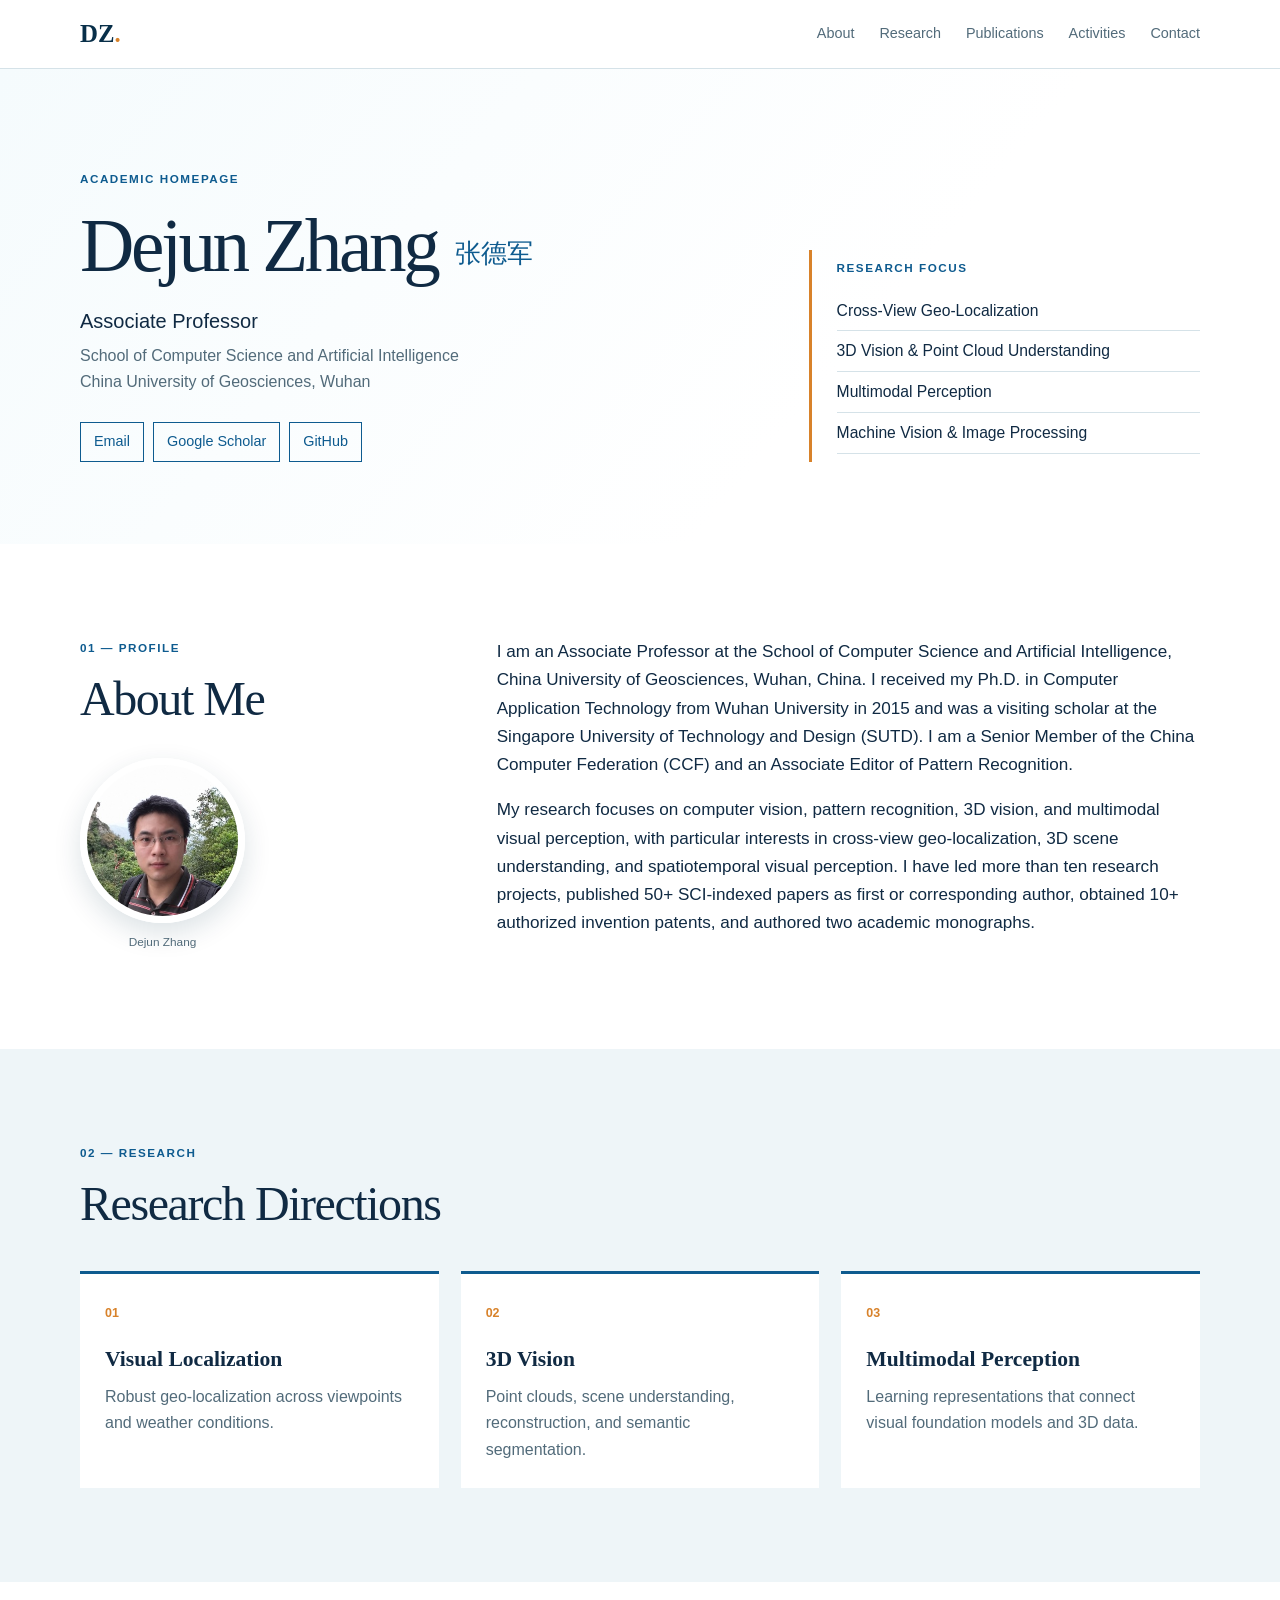
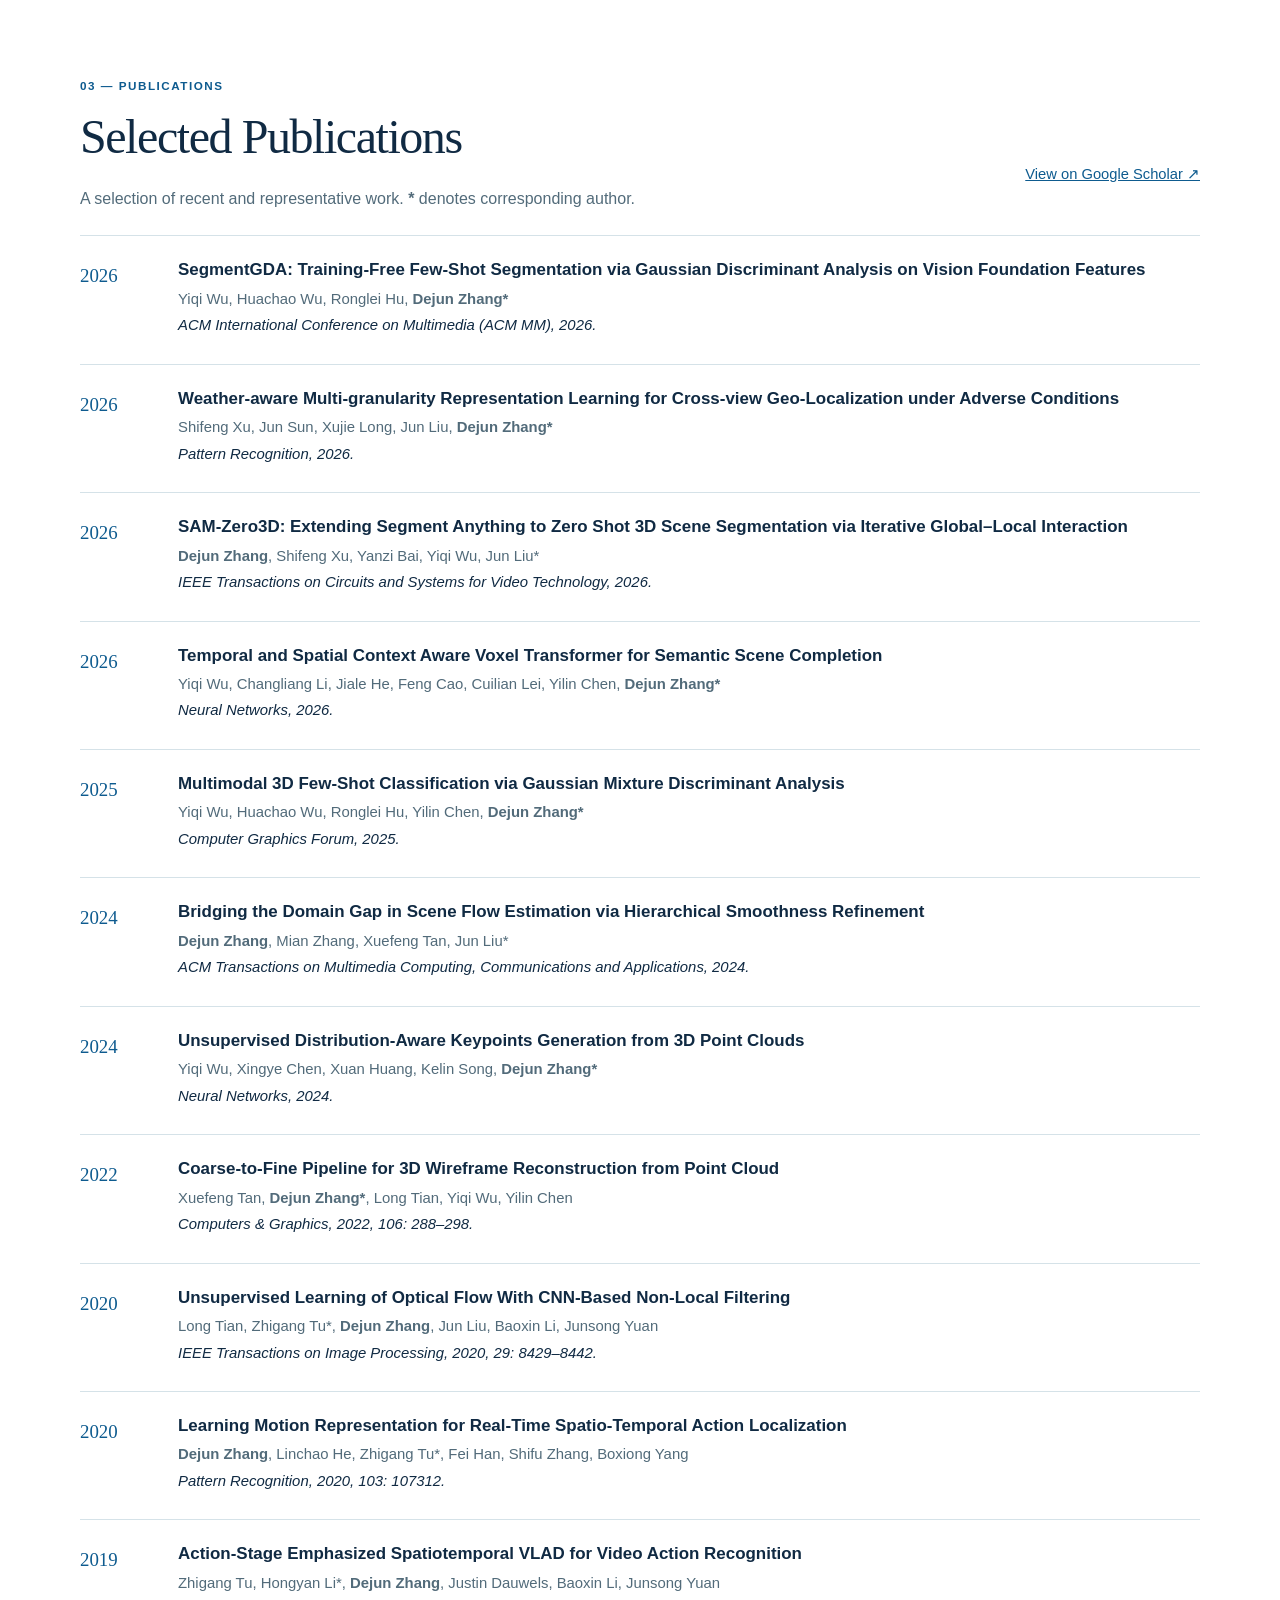
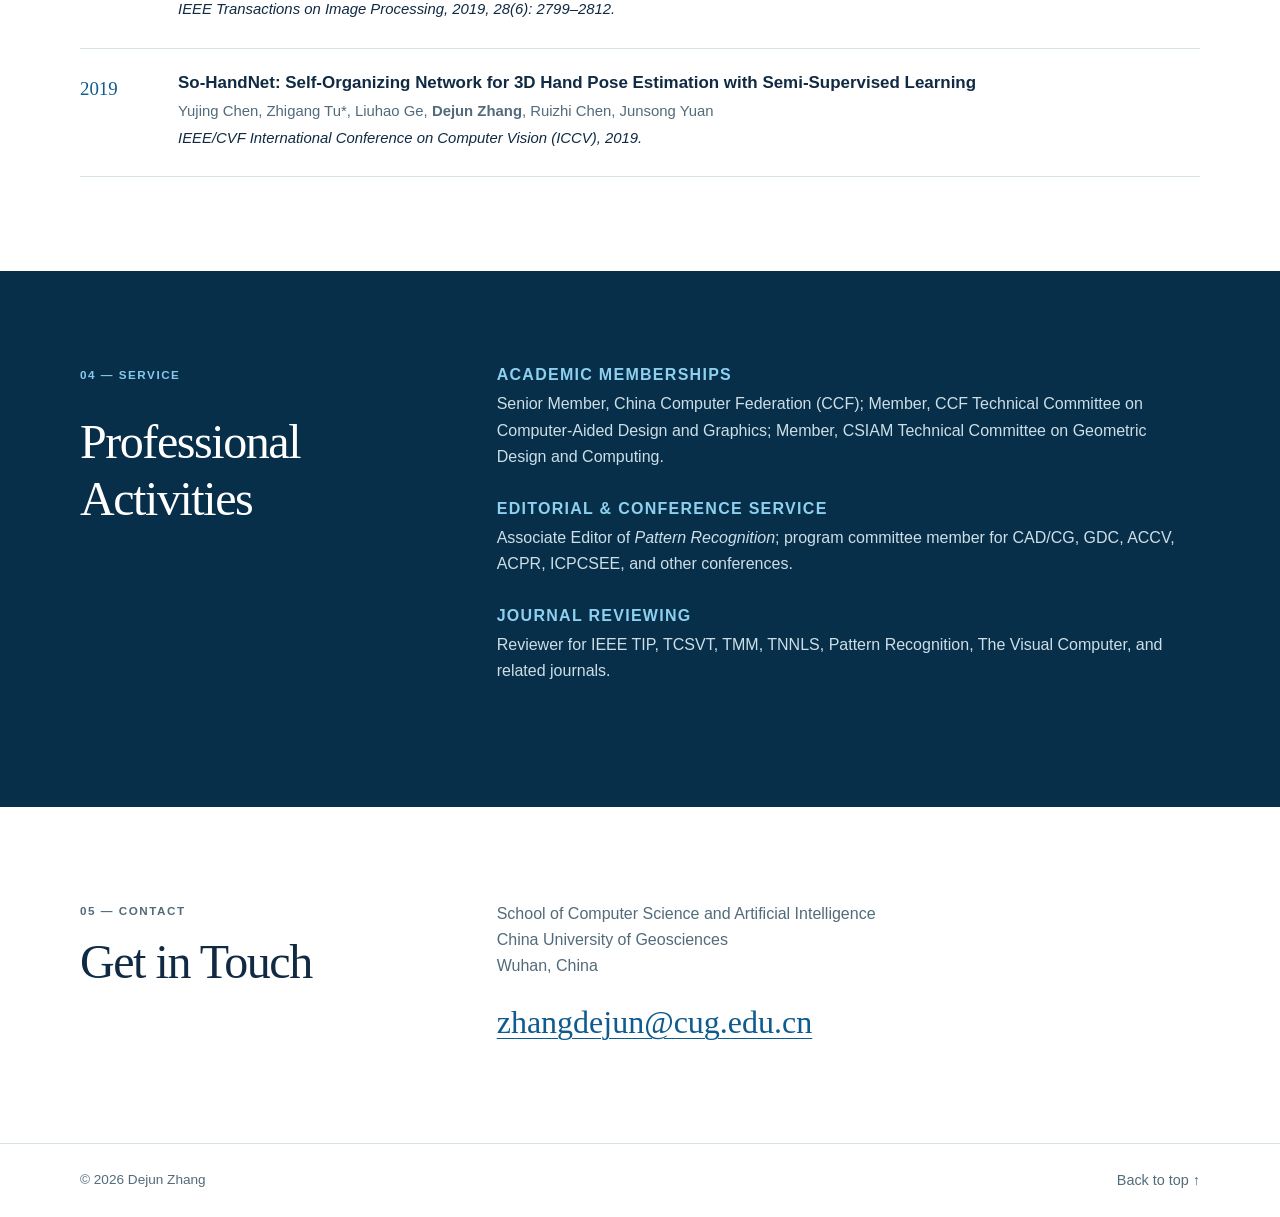
<file: index.html>
<!doctype html>
<html lang="en">
<head>
  <meta charset="utf-8">
  <meta name="viewport" content="width=device-width, initial-scale=1">
  <meta name="description" content="Dejun Zhang — Associate Professor at China University of Geosciences, Wuhan. Research in visual localization, 3D vision, and multimodal perception.">
  <title>Dejun Zhang | Academic Homepage</title>
  <link rel="icon" type="image/svg+xml" href="data:image/svg+xml,%3Csvg xmlns='http://www.w3.org/2000/svg' viewBox='0 0 64 64'%3E%3Crect width='64' height='64' rx='12' fill='%230b3b62'/%3E%3Cpath d='M17 16h17c10 0 16 6 16 16s-6 16-16 16H17V16Zm9 9v14h8c4 0 7-2 7-7s-3-7-7-7h-8Z' fill='white'/%3E%3C/svg%3E">
  <link rel="stylesheet" href="assets/css/style.css">
  <link rel="stylesheet" href="assets/css/profile.css">
</head>
<body>
  <a class="skip-link" href="#main">Skip to content</a>
  <header class="site-header">
    <div class="shell nav-wrap">
      <a class="wordmark" href="#top" aria-label="Dejun Zhang home">DZ<span>.</span></a>
      <button class="menu-button" aria-expanded="false" aria-controls="site-nav">Menu</button>
      <nav id="site-nav" aria-label="Primary navigation">
        <a href="#about">About</a><a href="#research">Research</a><a href="#publications">Publications</a><a href="#activities">Activities</a><a href="#contact">Contact</a>
      </nav>
    </div>
  </header>

  <main id="main">
    <section class="intro" id="top">
      <div class="shell intro-grid">
        <div>
          <p class="eyebrow">Academic homepage</p>
          <h1>Dejun Zhang<span class="cn-name">张德军</span></h1>
          <p class="position">Associate Professor</p>
          <p class="institution">School of Computer Science and Artificial Intelligence<br>China University of Geosciences, Wuhan</p>
          <div class="links" aria-label="External links">
            <a href="mailto:zhangdejun@cug.edu.cn">Email</a>
            <a href="https://scholar.google.com/citations?hl=zh-CN&amp;oi=ao&amp;user=e5pwJ3oAAAAJ" rel="noopener noreferrer" target="_blank">Google Scholar</a>
            <a href="https://github.com/djzgroup" rel="noopener noreferrer" target="_blank">GitHub</a>
          </div>
        </div>
        <aside class="focus" aria-label="Research focus">
          <p class="eyebrow">Research focus</p>
          <ul>
            <li>Cross-View Geo-Localization</li>
            <li>3D Vision &amp; Point Cloud Understanding</li>
            <li>Multimodal Perception</li>
            <li>Machine Vision &amp; Image Processing</li>
          </ul>
        </aside>
      </div>
    </section>

    <section id="about" class="section shell two-col">
      <div><p class="section-kicker">01 — Profile</p><h2>About Me</h2><figure class="portrait about-portrait"><img src="assets/zhangdejun.jpg" alt="Dejun Zhang"><figcaption>Dejun Zhang</figcaption></figure></div>
      <div class="prose">
        <p>I am an Associate Professor at the School of Computer Science and Artificial Intelligence, China University of Geosciences, Wuhan, China. I received my Ph.D. in Computer Application Technology from Wuhan University in 2015 and was a visiting scholar at the Singapore University of Technology and Design (SUTD). I am a Senior Member of the China Computer Federation (CCF) and an Associate Editor of Pattern Recognition.</p>
        <p>My research focuses on computer vision, pattern recognition, 3D vision, and multimodal visual perception, with particular interests in cross-view geo-localization, 3D scene understanding, and spatiotemporal visual perception. I have led more than ten research projects, published 50+ SCI-indexed papers as first or corresponding author, obtained 10+ authorized invention patents, and authored two academic monographs.</p>
      </div>
    </section>

    <section id="research" class="section section-tint">
      <div class="shell">
        <p class="section-kicker">02 — Research</p><h2>Research Directions</h2>
        <div class="research-grid">
          <article><span>01</span><h3>Visual Localization</h3><p>Robust geo-localization across viewpoints and weather conditions.</p></article>
          <article><span>02</span><h3>3D Vision</h3><p>Point clouds, scene understanding, reconstruction, and semantic segmentation.</p></article>
          <article><span>03</span><h3>Multimodal Perception</h3><p>Learning representations that connect visual foundation models and 3D data.</p></article>
        </div>
      </div>
    </section>

    <section id="publications" class="section shell">
      <div class="publication-head"><div><p class="section-kicker">03 — Publications</p><h2>Selected Publications</h2></div><a class="text-link" href="https://scholar.google.com/citations?hl=zh-CN&amp;oi=ao&amp;user=e5pwJ3oAAAAJ" target="_blank" rel="noopener noreferrer">View on Google Scholar ↗</a></div>
      <p class="intro-copy">A selection of recent and representative work. <strong>*</strong> denotes corresponding author.</p>
      <ol class="pub-list">
        <li><div class="pub-year">2026</div><div><h3>SegmentGDA: Training-Free Few-Shot Segmentation via Gaussian Discriminant Analysis on Vision Foundation Features</h3><p>Yiqi Wu, Huachao Wu, Ronglei Hu, <strong>Dejun Zhang*</strong></p><p class="venue">ACM International Conference on Multimedia (ACM MM), 2026.</p></div></li>
        <li><div class="pub-year">2026</div><div><h3>Weather-aware Multi-granularity Representation Learning for Cross-view Geo-Localization under Adverse Conditions</h3><p>Shifeng Xu, Jun Sun, Xujie Long, Jun Liu, <strong>Dejun Zhang*</strong></p><p class="venue">Pattern Recognition, 2026.</p></div></li>
        <li><div class="pub-year">2026</div><div><h3>SAM-Zero3D: Extending Segment Anything to Zero Shot 3D Scene Segmentation via Iterative Global–Local Interaction</h3><p><strong>Dejun Zhang</strong>, Shifeng Xu, Yanzi Bai, Yiqi Wu, Jun Liu*</p><p class="venue">IEEE Transactions on Circuits and Systems for Video Technology, 2026.</p></div></li>
        <li><div class="pub-year">2026</div><div><h3>Temporal and Spatial Context Aware Voxel Transformer for Semantic Scene Completion</h3><p>Yiqi Wu, Changliang Li, Jiale He, Feng Cao, Cuilian Lei, Yilin Chen, <strong>Dejun Zhang*</strong></p><p class="venue">Neural Networks, 2026.</p></div></li>
        <li><div class="pub-year">2025</div><div><h3>Multimodal 3D Few-Shot Classification via Gaussian Mixture Discriminant Analysis</h3><p>Yiqi Wu, Huachao Wu, Ronglei Hu, Yilin Chen, <strong>Dejun Zhang*</strong></p><p class="venue">Computer Graphics Forum, 2025.</p></div></li>
        <li><div class="pub-year">2024</div><div><h3>Bridging the Domain Gap in Scene Flow Estimation via Hierarchical Smoothness Refinement</h3><p><strong>Dejun Zhang</strong>, Mian Zhang, Xuefeng Tan, Jun Liu*</p><p class="venue">ACM Transactions on Multimedia Computing, Communications and Applications, 2024.</p></div></li>
        <li><div class="pub-year">2024</div><div><h3>Unsupervised Distribution-Aware Keypoints Generation from 3D Point Clouds</h3><p>Yiqi Wu, Xingye Chen, Xuan Huang, Kelin Song, <strong>Dejun Zhang*</strong></p><p class="venue">Neural Networks, 2024.</p></div></li>
        <li><div class="pub-year">2022</div><div><h3>Coarse-to-Fine Pipeline for 3D Wireframe Reconstruction from Point Cloud</h3><p>Xuefeng Tan, <strong>Dejun Zhang*</strong>, Long Tian, Yiqi Wu, Yilin Chen</p><p class="venue">Computers &amp; Graphics, 2022, 106: 288–298.</p></div></li>
        <li><div class="pub-year">2020</div><div><h3>Unsupervised Learning of Optical Flow With CNN-Based Non-Local Filtering</h3><p>Long Tian, Zhigang Tu*, <strong>Dejun Zhang</strong>, Jun Liu, Baoxin Li, Junsong Yuan</p><p class="venue">IEEE Transactions on Image Processing, 2020, 29: 8429–8442.</p></div></li>
        <li><div class="pub-year">2020</div><div><h3>Learning Motion Representation for Real-Time Spatio-Temporal Action Localization</h3><p><strong>Dejun Zhang</strong>, Linchao He, Zhigang Tu*, Fei Han, Shifu Zhang, Boxiong Yang</p><p class="venue">Pattern Recognition, 2020, 103: 107312.</p></div></li>
        <li><div class="pub-year">2019</div><div><h3>Action-Stage Emphasized Spatiotemporal VLAD for Video Action Recognition</h3><p>Zhigang Tu, Hongyan Li*, <strong>Dejun Zhang</strong>, Justin Dauwels, Baoxin Li, Junsong Yuan</p><p class="venue">IEEE Transactions on Image Processing, 2019, 28(6): 2799–2812.</p></div></li>
        <li><div class="pub-year">2019</div><div><h3>So-HandNet: Self-Organizing Network for 3D Hand Pose Estimation with Semi-Supervised Learning</h3><p>Yujing Chen, Zhigang Tu*, Liuhao Ge, <strong>Dejun Zhang</strong>, Ruizhi Chen, Junsong Yuan</p><p class="venue">IEEE/CVF International Conference on Computer Vision (ICCV), 2019.</p></div></li>
      </ol>
    </section>

    <section id="activities" class="section section-dark"><div class="shell activities-grid"><div><p class="section-kicker">04 — Service</p><h2>Professional Activities</h2></div><div><h3>Academic Memberships</h3><p>Senior Member, China Computer Federation (CCF); Member, CCF Technical Committee on Computer-Aided Design and Graphics; Member, CSIAM Technical Committee on Geometric Design and Computing.</p><h3>Editorial &amp; Conference Service</h3><p>Associate Editor of <em>Pattern Recognition</em>; program committee member for CAD/CG, GDC, ACCV, ACPR, ICPCSEE, and other conferences.</p><h3>Journal Reviewing</h3><p>Reviewer for IEEE TIP, TCSVT, TMM, TNNLS, Pattern Recognition, The Visual Computer, and related journals.</p></div></div></section>

    <section id="contact" class="section shell contact"><div><p class="section-kicker">05 — Contact</p><h2>Get in Touch</h2></div><div><p>School of Computer Science and Artificial Intelligence<br>China University of Geosciences<br>Wuhan, China</p><a class="email" href="mailto:zhangdejun@cug.edu.cn">zhangdejun@cug.edu.cn</a></div></section>
  </main>
  <footer><div class="shell"><span>© <span id="year"></span> Dejun Zhang</span><a href="#top">Back to top ↑</a></div></footer>
  <script>document.getElementById('year').textContent=new Date().getFullYear();const b=document.querySelector('.menu-button'),n=document.querySelector('#site-nav');b.addEventListener('click',()=>{const e=b.getAttribute('aria-expanded')==='true';b.setAttribute('aria-expanded',String(!e));n.classList.toggle('open')});document.querySelectorAll('#site-nav a').forEach(a=>a.addEventListener('click',()=>{n.classList.remove('open');b.setAttribute('aria-expanded','false')}));</script>
</body>
</html>
</file>
<file: assets/css/style.css>
:root{--ink:#102a43;--navy:#082f49;--blue:#0e5b8f;--mist:#eef5f8;--line:#d5e2e8;--paper:#fff;--muted:#526b7a;--accent:#d8822a}*{box-sizing:border-box}html{scroll-behavior:smooth}body{margin:0;background:var(--paper);color:var(--ink);font-family:Inter,"Segoe UI",Arial,sans-serif;font-size:16px;line-height:1.65}.shell{width:min(1120px,calc(100% - 48px));margin:auto}.skip-link{position:absolute;left:-999px}.skip-link:focus{left:16px;top:12px;z-index:9;background:#fff;padding:8px 12px}.site-header{border-bottom:1px solid var(--line);position:sticky;top:0;background:#fffffff2;backdrop-filter:blur(12px);z-index:3}.nav-wrap{height:68px;display:flex;align-items:center;justify-content:space-between}.wordmark{font-family:Georgia,serif;font-size:1.55rem;font-weight:700;color:var(--navy);text-decoration:none}.wordmark span{color:var(--accent)}nav{display:flex;gap:25px}nav a,footer a{color:var(--muted);font-size:.9rem;text-decoration:none}nav a:hover,footer a:hover,.text-link:hover{color:var(--blue)}.menu-button{display:none;background:none;border:1px solid var(--line);padding:7px 11px;color:var(--ink)}.intro{padding:100px 0 82px;background:linear-gradient(130deg,#f5fbfd 0%,#fff 65%)}.intro-grid{display:grid;grid-template-columns:1.55fr .95fr;align-items:end;gap:90px}.eyebrow,.section-kicker{text-transform:uppercase;color:var(--blue);font-size:.73rem;font-weight:700;letter-spacing:.13em;margin:0 0 13px}h1,h2,h3{line-height:1.2;margin-top:0}h1{font-family:Georgia,serif;font-weight:500;font-size:clamp(3rem,8vw,5.7rem);letter-spacing:-.045em;margin-bottom:13px}.cn-name{font-family:"Microsoft YaHei",sans-serif;font-size:.35em;letter-spacing:0;margin-left:18px;color:var(--blue);vertical-align:middle}.position{font-size:1.25rem;margin:0 0 5px}.institution{color:var(--muted);margin:0 0 27px}.links{display:flex;flex-wrap:wrap;gap:9px}.links a{border:1px solid var(--blue);padding:7px 13px;color:var(--blue);font-size:.9rem;text-decoration:none}.links a:hover{background:var(--blue);color:#fff}.focus{border-left:3px solid var(--accent);padding:8px 0 8px 25px}.focus ul{list-style:none;padding:0;margin:0}.focus li{padding:7px 0;border-bottom:1px solid var(--line);font-size:.98rem}.section{padding:94px 0}.two-col,.activities-grid,.contact{display:grid;grid-template-columns:.72fr 1.55fr;gap:90px}h2{font-family:Georgia,serif;font-size:clamp(2rem,4vw,3rem);font-weight:500;letter-spacing:-.03em;margin-bottom:20px}.prose p:first-child{margin-top:0}.prose p{font-size:1.07rem}.section-tint{background:var(--mist)}.research-grid{display:grid;grid-template-columns:repeat(3,1fr);gap:22px;margin-top:38px}.research-grid article{background:#fff;padding:25px;min-height:200px;border-top:3px solid var(--blue)}.research-grid span{font-size:.78rem;color:var(--accent);font-weight:700}.research-grid h3{font-family:Georgia,serif;font-size:1.35rem;margin:22px 0 11px}.research-grid p{margin:0;color:var(--muted)}.publication-head{display:flex;justify-content:space-between;align-items:end;gap:30px}.text-link{color:var(--blue);font-size:.92rem;white-space:nowrap}.intro-copy{color:var(--muted);margin:0 0 23px}.pub-list{list-style:none;margin:0;padding:0;border-top:1px solid var(--line)}.pub-list li{display:grid;grid-template-columns:80px 1fr;gap:18px;padding:24px 0;border-bottom:1px solid var(--line)}.pub-year{color:var(--blue);font-family:Georgia,serif;font-size:1.18rem}.pub-list h3{font-size:1.06rem;font-weight:650;margin-bottom:6px}.pub-list p{font-size:.93rem;color:var(--muted);margin:2px 0}.pub-list .venue{font-style:italic;color:var(--ink)}.section-dark{background:var(--navy);color:#eff8fc}.section-dark .section-kicker{color:#88c8ed}.section-dark h2{color:#fff}.activities-grid h3{font-size:1rem;color:#8ed0ef;text-transform:uppercase;letter-spacing:.08em;margin:0 0 7px}.activities-grid p{margin:0 0 28px;color:#ccdee7}.contact p{margin-top:0;color:var(--muted)}.email{font-family:Georgia,serif;font-size:clamp(1.25rem,3vw,2rem);color:var(--blue);text-decoration-thickness:1px;text-underline-offset:5px}footer{border-top:1px solid var(--line);padding:25px 0;color:var(--muted);font-size:.85rem}footer .shell{display:flex;justify-content:space-between;gap:20px}@media(max-width:720px){.shell{width:min(100% - 34px,1120px)}.menu-button{display:block}.nav-wrap{height:60px}nav{display:none;position:absolute;top:60px;left:0;width:100%;padding:12px 17px 20px;background:#fff;border-bottom:1px solid var(--line);flex-direction:column;gap:12px}nav.open{display:flex}.intro{padding:65px 0}.intro-grid,.two-col,.activities-grid,.contact{grid-template-columns:1fr;gap:34px}.focus{margin-top:8px}.section{padding:66px 0}.research-grid{grid-template-columns:1fr;gap:12px;margin-top:26px}.research-grid article{min-height:0}.publication-head{align-items:start;flex-direction:column;gap:0}.pub-list li{grid-template-columns:1fr;gap:6px}.pub-year{font-size:1rem}.pub-list h3{font-size:1rem}.cn-name{margin-left:10px}footer .shell{flex-direction:column;gap:8px}}
</file>
<file: assets/css/profile.css>
.portrait{margin:30px 0 0}.portrait img{display:block;width:165px;height:165px;object-fit:cover;object-position:center;border-radius:50%;border:7px solid #fff;box-shadow:0 10px 28px #082f4924}.portrait figcaption{margin-top:10px;color:var(--muted);font-size:.74rem;text-align:center;width:165px}h1{font-size:clamp(2.7rem,6.4vw,4.7rem)}@media(max-width:720px){.about-portrait{margin-top:20px}}
</file>
